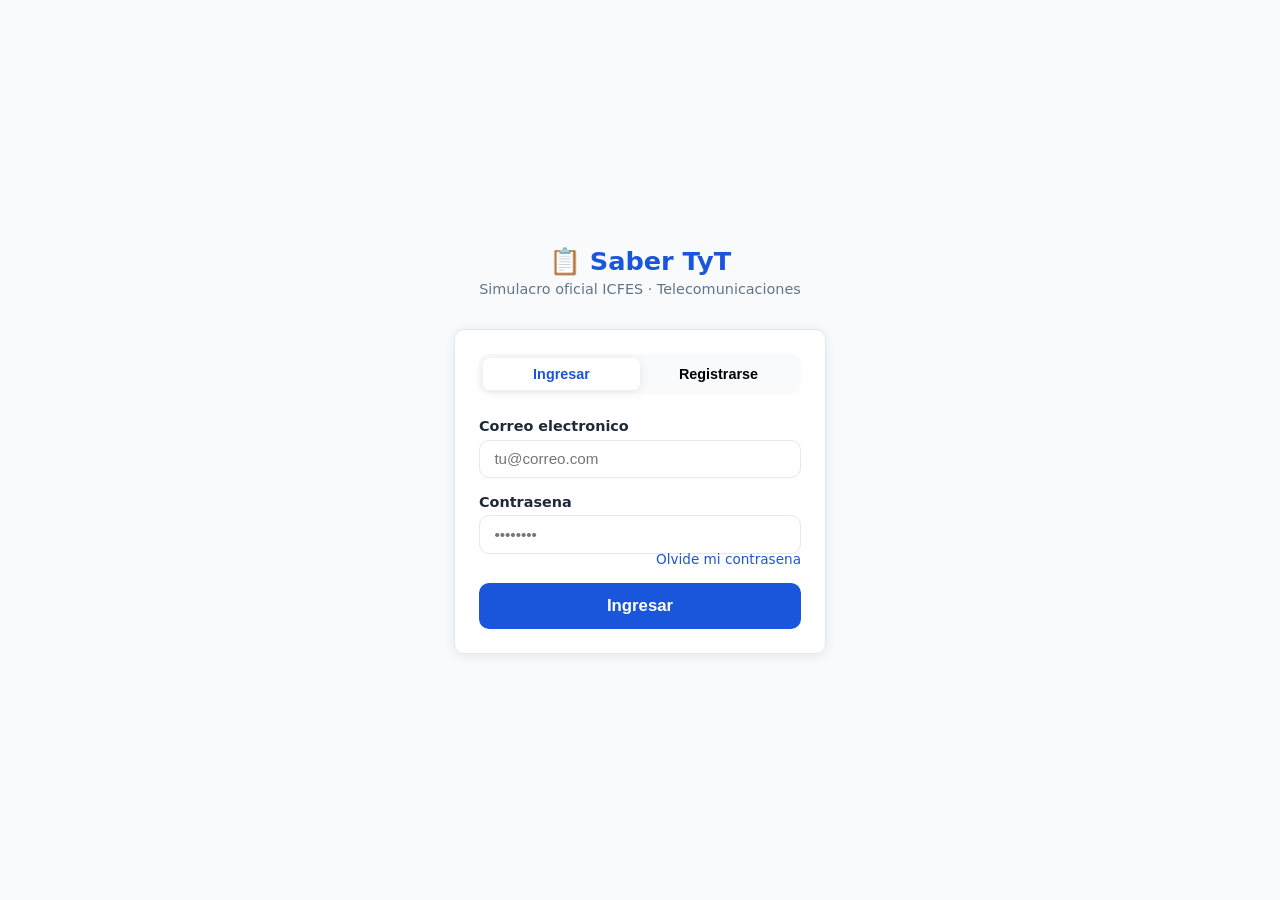
<file: index.html>
<!DOCTYPE html>
<html lang="es">
<head>
  <meta charset="UTF-8">
  <meta name="viewport" content="width=device-width, initial-scale=1.0">
  <title>Simulacro Saber TyT — ICFES</title>
  <link rel="stylesheet" href="css/main.css">
  <style>
    body { display: flex; min-height: 100vh; align-items: center; justify-content: center; }
    .login-wrap { width: 100%; max-width: 420px; padding: 1.5rem; }
    .login-brand { text-align: center; margin-bottom: 2rem; }
    .login-brand h1 { font-size: 1.6rem; font-weight: 800; color: var(--primary); }
    .login-brand p  { color: var(--text-2); font-size: .9rem; margin-top: .3rem; }
    .tab-switch { display: flex; background: var(--bg); border-radius: var(--radius); padding: 4px; margin-bottom: 1.5rem; }
    .tab-btn { flex: 1; padding: .5rem; border: none; background: transparent; border-radius: 7px; font-weight: 600; font-size: .9rem; cursor: pointer; transition: .15s; }
    .tab-btn.active { background: var(--surface); box-shadow: var(--shadow); color: var(--primary); }
    .form-panel { display: none; }
    .form-panel.active { display: flex; flex-direction: column; gap: 1rem; }
    .divider { text-align: center; color: var(--text-2); font-size: .85rem; margin: .5rem 0; position: relative; }
    .divider::before, .divider::after { content:''; position:absolute; top:50%; width:40%; height:1px; background:var(--border); }
    .divider::before { left:0; }
    .divider::after  { right:0; }
    .recovery-link { font-size: .85rem; text-align: right; display: block; margin-top: -.5rem; }
  </style>
</head>
<body>
  <div class="login-wrap">
    <div class="login-brand">
      <h1>📋 Saber TyT</h1>
      <p>Simulacro oficial ICFES · Telecomunicaciones</p>
    </div>

    <div class="card">
      <!-- Tabs -->
      <div class="tab-switch">
        <button class="tab-btn active" id="tab-login" onclick="mostrarTab('login')">Ingresar</button>
        <button class="tab-btn" id="tab-register" onclick="mostrarTab('register')">Registrarse</button>
      </div>

      <!-- Alert global -->
      <div id="alert-box" class="alert hidden mb-2"></div>

      <!-- Panel Login -->
      <form id="form-login" class="form-panel active" onsubmit="hacerLogin(event)">
        <div class="form-group">
          <label class="form-label" for="login-email">Correo electronico</label>
          <input class="form-input" id="login-email" type="email" placeholder="tu@correo.com" required autocomplete="email">
        </div>
        <div class="form-group">
          <label class="form-label" for="login-pass">Contrasena</label>
          <input class="form-input" id="login-pass" type="password" placeholder="••••••••" required autocomplete="current-password">
          <a href="#" class="recovery-link" onclick="mostrarTab('recovery');return false;">Olvide mi contrasena</a>
        </div>
        <button type="submit" class="btn btn-primary w-full btn-lg" id="btn-login">
          <span>Ingresar</span>
        </button>
      </form>

      <!-- Panel Registro -->
      <form id="form-register" class="form-panel" onsubmit="hacerRegistro(event)">
        <div class="form-group">
          <label class="form-label" for="reg-nombre">Nombre completo</label>
          <input class="form-input" id="reg-nombre" type="text" placeholder="Nombre Apellido" required>
        </div>
        <div class="form-group">
          <label class="form-label" for="reg-email">Correo electronico</label>
          <input class="form-input" id="reg-email" type="email" placeholder="tu@correo.com" required>
        </div>
        <div class="form-group">
          <label class="form-label" for="reg-pass">Contrasena</label>
          <input class="form-input" id="reg-pass" type="password" placeholder="Minimo 6 caracteres" required minlength="6">
        </div>
        <div class="form-group">
          <label class="form-label" for="reg-pass2">Confirmar contrasena</label>
          <input class="form-input" id="reg-pass2" type="password" placeholder="Repetir contrasena" required>
        </div>
        <div class="form-group">
          <label class="form-label" for="reg-inst">Institucion <span style="font-weight:400;color:var(--text-2)">(opcional)</span></label>
          <input class="form-input" id="reg-inst" type="text" placeholder="Nombre de tu institucion">
        </div>
        <div class="form-group">
          <label class="form-label" for="reg-prog">Programa academico <span style="font-weight:400;color:var(--text-2)">(opcional)</span></label>
          <input class="form-input" id="reg-prog" type="text" placeholder="Ej: Tecnologia en Telecomunicaciones">
        </div>
        <button type="submit" class="btn btn-primary w-full btn-lg" id="btn-register">
          <span>Crear cuenta</span>
        </button>
      </form>

      <!-- Panel Recuperacion -->
      <div id="form-recovery" class="form-panel">
        <p style="font-size:.9rem;color:var(--text-2);margin-bottom:.5rem;">Ingresa tu correo y te enviaremos instrucciones para restablecer tu contrasena.</p>
        <div class="form-group">
          <label class="form-label" for="rec-email">Correo electronico</label>
          <input class="form-input" id="rec-email" type="email" placeholder="tu@correo.com" required>
        </div>
        <button class="btn btn-primary w-full" onclick="enviarRecuperacion()">Enviar instrucciones</button>
        <button class="btn btn-ghost w-full btn-sm" onclick="mostrarTab('login')">← Volver al login</button>
      </div>
    </div>

    <!-- Estado Google Sheets -->
    <div id="sheets-status" class="alert alert-warning mt-2 hidden">
      <span>⚠️</span> <span id="sheets-msg">Google Sheets no configurado. Configura tus credenciales en <a href="admin.html">Configuracion</a>.</span>
    </div>
  </div>

  <!-- Contenedor de toasts -->
  <div class="toast-container" id="toast-container"></div>

  <script src="js/config.js"></script>
  <script src="js/sheets.js"></script>
  <script src="js/auth.js"></script>
  <script>
    // APIs de Google (GIS + GAPI)
    let gapiReady = false;
    let gisReady  = false;

    function gapiLoaded()  { gapiReady = true;  checkInit(); }
    function gisLoaded()   { gisReady  = true;  checkInit(); }

    async function checkInit() {
      if (!gapiReady || !gisReady) return;
      try {
        await Sheets.inicializar();
        if (CONFIG.SPREADSHEET_ID === 'TU_SPREADSHEET_ID_AQUI') {
          document.getElementById('sheets-status').classList.remove('hidden');
        }
      } catch (e) {
        document.getElementById('sheets-status').classList.remove('hidden');
        document.getElementById('sheets-msg').textContent = 'Error al conectar con Google Sheets: ' + e.message;
      }
    }

    // Redirigir si ya hay sesion activa
    window.addEventListener('DOMContentLoaded', () => {
      const sesion = obtenerUsuarioActual();
      if (sesion) window.location.href = 'dashboard.html';
    });

    function mostrarTab(tab) {
      ['login','register','recovery'].forEach(t => {
        document.getElementById(`form-${t}`).classList.toggle('active', t === tab);
        const btn = document.getElementById(`tab-${t}`);
        if (btn) btn.classList.toggle('active', t === tab);
      });
      document.getElementById('alert-box').classList.add('hidden');
    }

    function mostrarAlerta(msg, tipo = 'error') {
      const box = document.getElementById('alert-box');
      box.className = `alert alert-${tipo} mb-2`;
      box.textContent = msg;
      box.classList.remove('hidden');
    }

    function setBtnLoading(id, cargando) {
      const btn = document.getElementById(id);
      btn.disabled = cargando;
      btn.innerHTML = cargando
        ? '<span class="spinner" style="width:20px;height:20px;border-width:3px"></span>'
        : (id === 'btn-login' ? '<span>Ingresar</span>' : '<span>Crear cuenta</span>');
    }

    async function hacerLogin(e) {
      e.preventDefault();
      const email    = document.getElementById('login-email').value.trim();
      const contrasena = document.getElementById('login-pass').value;
      setBtnLoading('btn-login', true);
      try {
        await Sheets.autenticar();
        await loginUsuario(email, contrasena);
        window.location.href = 'dashboard.html';
      } catch (err) {
        mostrarAlerta(err.message || 'Error al iniciar sesion.');
        setBtnLoading('btn-login', false);
      }
    }

    async function hacerRegistro(e) {
      e.preventDefault();
      const nombre  = document.getElementById('reg-nombre').value.trim();
      const email   = document.getElementById('reg-email').value.trim();
      const pass    = document.getElementById('reg-pass').value;
      const pass2   = document.getElementById('reg-pass2').value;
      const inst    = document.getElementById('reg-inst').value.trim();
      const prog    = document.getElementById('reg-prog').value.trim();

      if (pass !== pass2) { mostrarAlerta('Las contrasenas no coinciden.'); return; }
      if (pass.length < 6) { mostrarAlerta('La contrasena debe tener al menos 6 caracteres.'); return; }

      setBtnLoading('btn-register', true);
      try {
        await Sheets.autenticar();
        await registrarUsuario(nombre, email, pass, inst, prog);
        window.location.href = 'dashboard.html';
      } catch (err) {
        mostrarAlerta(err.message || 'Error al crear la cuenta.');
        setBtnLoading('btn-register', false);
      }
    }

    async function enviarRecuperacion() {
      const email = document.getElementById('rec-email').value.trim();
      if (!email) { mostrarAlerta('Ingresa tu correo electronico.'); return; }
      // Con EmailJS o similar; por ahora mostramos mensaje informativo
      mostrarAlerta('Si el correo existe en el sistema, recibiras instrucciones en los proximos minutos.', 'success');
    }

    function toast(msg, tipo = '') {
      const c = document.getElementById('toast-container');
      const t = document.createElement('div');
      t.className = `toast ${tipo}`;
      t.textContent = msg;
      c.appendChild(t);
      setTimeout(() => t.remove(), 3500);
    }
  </script>

  <!-- Google APIs -->
  <script async defer src="https://apis.google.com/js/api.js" onload="gapiLoaded()"></script>
  <script async defer src="https://accounts.google.com/gsi/client" onload="gisLoaded()"></script>
</body>
</html>
</file>
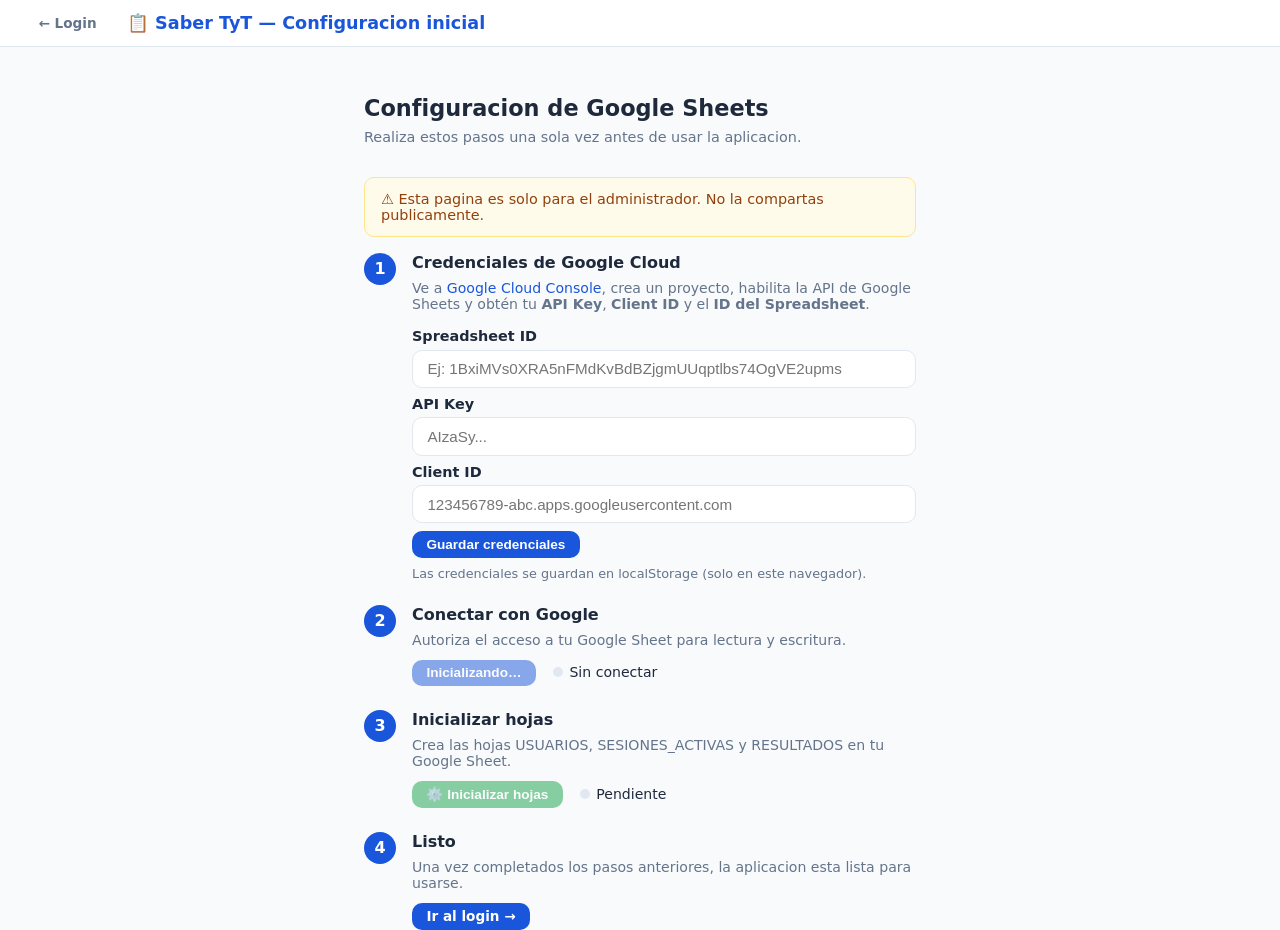
<file: admin.html>
<!DOCTYPE html>
<html lang="es">
<head>
  <meta charset="UTF-8">
  <meta name="viewport" content="width=device-width, initial-scale=1.0">
  <title>Configuracion — Saber TyT</title>
  <link rel="stylesheet" href="css/main.css">
  <style>
    .admin-layout { max-width: 600px; margin: 3rem auto; padding: 0 1.5rem; }
    .step { display: flex; align-items: flex-start; gap: 1rem; margin-bottom: 1.5rem; }
    .step-num { width: 32px; height: 32px; min-width: 32px; border-radius: 50%; background: var(--primary); color: #fff; font-weight: 800; display: flex; align-items: center; justify-content: center; }
    .status-dot { width: 10px; height: 10px; border-radius: 50%; display: inline-block; margin-right: .4rem; }
    .status-dot.ok  { background: var(--success); }
    .status-dot.err { background: var(--danger); }
    .status-dot.idle{ background: var(--border); }
  </style>
</head>
<body>
<header class="app-header">
  <a href="index.html" class="btn btn-ghost btn-sm">← Login</a>
  <span class="app-logo">📋 Saber TyT — Configuracion inicial</span>
</header>

<main class="admin-layout">
  <h1 style="font-size:1.4rem;font-weight:800;margin-bottom:.5rem">Configuracion de Google Sheets</h1>
  <p style="color:var(--text-2);font-size:.9rem;margin-bottom:2rem">Realiza estos pasos una sola vez antes de usar la aplicacion.</p>

  <div class="alert alert-warning mb-2">
    ⚠️ Esta pagina es solo para el administrador. No la compartas publicamente.
  </div>

  <!-- Paso 1 -->
  <div class="step">
    <div class="step-num">1</div>
    <div style="flex:1">
      <p style="font-weight:700;margin-bottom:.5rem">Credenciales de Google Cloud</p>
      <p style="font-size:.88rem;color:var(--text-2);margin-bottom:1rem">
        Ve a <a href="https://console.cloud.google.com" target="_blank">Google Cloud Console</a>, crea un proyecto, habilita la API de Google Sheets y obtén tu <strong>API Key</strong>, <strong>Client ID</strong> y el <strong>ID del Spreadsheet</strong>.
      </p>
      <div class="form-group mb-1">
        <label class="form-label">Spreadsheet ID</label>
        <input class="form-input" id="input-sheet-id" placeholder="Ej: 1BxiMVs0XRA5nFMdKvBdBZjgmUUqptlbs74OgVE2upms">
      </div>
      <div class="form-group mb-1">
        <label class="form-label">API Key</label>
        <input class="form-input" id="input-api-key" type="password" placeholder="AIzaSy...">
      </div>
      <div class="form-group mb-1">
        <label class="form-label">Client ID</label>
        <input class="form-input" id="input-client-id" placeholder="123456789-abc.apps.googleusercontent.com">
      </div>
      <button class="btn btn-primary btn-sm" onclick="guardarCredenciales()">Guardar credenciales</button>
      <p class="form-hint mt-1">Las credenciales se guardan en localStorage (solo en este navegador).</p>
    </div>
  </div>

  <!-- Paso 2 -->
  <div class="step">
    <div class="step-num">2</div>
    <div style="flex:1">
      <p style="font-weight:700;margin-bottom:.5rem">Conectar con Google</p>
      <p style="font-size:.88rem;color:var(--text-2);margin-bottom:.75rem">Autoriza el acceso a tu Google Sheet para lectura y escritura.</p>
      <button class="btn btn-primary btn-sm" id="btn-conectar" onclick="conectarGoogle()" disabled>Inicializando…</button>
      <span id="status-google" style="margin-left:.75rem;font-size:.88rem"><span class="status-dot idle"></span>Sin conectar</span>
    </div>
  </div>

  <!-- Paso 3 -->
  <div class="step">
    <div class="step-num">3</div>
    <div style="flex:1">
      <p style="font-weight:700;margin-bottom:.5rem">Inicializar hojas</p>
      <p style="font-size:.88rem;color:var(--text-2);margin-bottom:.75rem">Crea las hojas USUARIOS, SESIONES_ACTIVAS y RESULTADOS en tu Google Sheet.</p>
      <button class="btn btn-success btn-sm" id="btn-init" onclick="inicializarHojas()" disabled>⚙️ Inicializar hojas</button>
      <span id="status-init" style="margin-left:.75rem;font-size:.88rem"><span class="status-dot idle"></span>Pendiente</span>
    </div>
  </div>

  <!-- Paso 4 -->
  <div class="step">
    <div class="step-num">4</div>
    <div style="flex:1">
      <p style="font-weight:700;margin-bottom:.5rem">Listo</p>
      <p style="font-size:.88rem;color:var(--text-2);margin-bottom:.75rem">Una vez completados los pasos anteriores, la aplicacion esta lista para usarse.</p>
      <a href="index.html" class="btn btn-primary btn-sm">Ir al login →</a>
    </div>
  </div>

  <div id="alert-admin" class="alert hidden mt-2"></div>
</main>

<script src="js/config.js"></script>
<script src="js/sheets.js"></script>
<script>
  let gapiReady = false, gisReady = false;
  function gapiLoaded() { gapiReady = true; tryInit(); }
  function gisLoaded()  { gisReady  = true; tryInit(); }
  async function tryInit() {
    if (!gapiReady || !gisReady) return;
    setBtnConectar('Inicializando…', true);
    // Cargar credenciales guardadas en localStorage (si existen)
    const creds = JSON.parse(localStorage.getItem('admin_creds') || '{}');
    if (creds.sheetId)  { document.getElementById('input-sheet-id').value  = creds.sheetId;  CONFIG.SPREADSHEET_ID = creds.sheetId; }
    if (creds.apiKey)   { document.getElementById('input-api-key').value   = creds.apiKey;   CONFIG.API_KEY        = creds.apiKey; }
    if (creds.clientId) { document.getElementById('input-client-id').value = creds.clientId; CONFIG.CLIENT_ID      = creds.clientId; }
    try {
      await Sheets.inicializar();
      setBtnConectar('🔗 Conectar con Google', false);
      mostrarAlerta('GAPI listo. Haz clic en "Conectar con Google".', 'success');
    } catch(e) {
      setBtnConectar('Error al inicializar', true);
      mostrarAlerta('Error al inicializar GAPI: ' + e.message, 'error');
    }
  }

  function setBtnConectar(texto, disabled) {
    const btn = document.getElementById('btn-conectar');
    btn.textContent = texto;
    btn.disabled = disabled;
  }

  function guardarCredenciales() {
    const sheetId  = document.getElementById('input-sheet-id').value.trim();
    const apiKey   = document.getElementById('input-api-key').value.trim();
    const clientId = document.getElementById('input-client-id').value.trim();
    if (!sheetId || !apiKey || !clientId) { mostrarAlerta('Completa todos los campos.', 'error'); return; }
    CONFIG.SPREADSHEET_ID = sheetId;
    CONFIG.API_KEY        = apiKey;
    CONFIG.CLIENT_ID      = clientId;
    localStorage.setItem('admin_creds', JSON.stringify({ sheetId, apiKey, clientId }));
    mostrarAlerta('Credenciales guardadas. Ahora conecta con Google.', 'success');
  }

  async function conectarGoogle() {
    try {
      await Sheets.autenticar();
      document.getElementById('status-google').innerHTML = '<span class="status-dot ok"></span>Conectado';
      document.getElementById('btn-init').disabled = false;
      mostrarAlerta('Conexion exitosa con Google.', 'success');
    } catch(e) {
      document.getElementById('status-google').innerHTML = '<span class="status-dot err"></span>Error';
      mostrarAlerta('Error al conectar: ' + e.message, 'error');
    }
  }

  async function inicializarHojas() {
    document.getElementById('btn-init').disabled = true;
    try {
      await Sheets.inicializarHojas();
      document.getElementById('status-init').innerHTML = '<span class="status-dot ok"></span>Listo';
      mostrarAlerta('Hojas inicializadas correctamente. La app esta lista.', 'success');
    } catch(e) {
      document.getElementById('status-init').innerHTML = '<span class="status-dot err"></span>Error';
      mostrarAlerta('Error al inicializar: ' + e.message, 'error');
      document.getElementById('btn-init').disabled = false;
    }
  }

  function mostrarAlerta(msg, tipo) {
    const el = document.getElementById('alert-admin');
    el.className = `alert alert-${tipo}`;
    el.textContent = msg;
    el.classList.remove('hidden');
  }
</script>
<script async defer src="https://apis.google.com/js/api.js" onload="gapiLoaded()"></script>
<script async defer src="https://accounts.google.com/gsi/client" onload="gisLoaded()"></script>
</body>
</html>
</file>
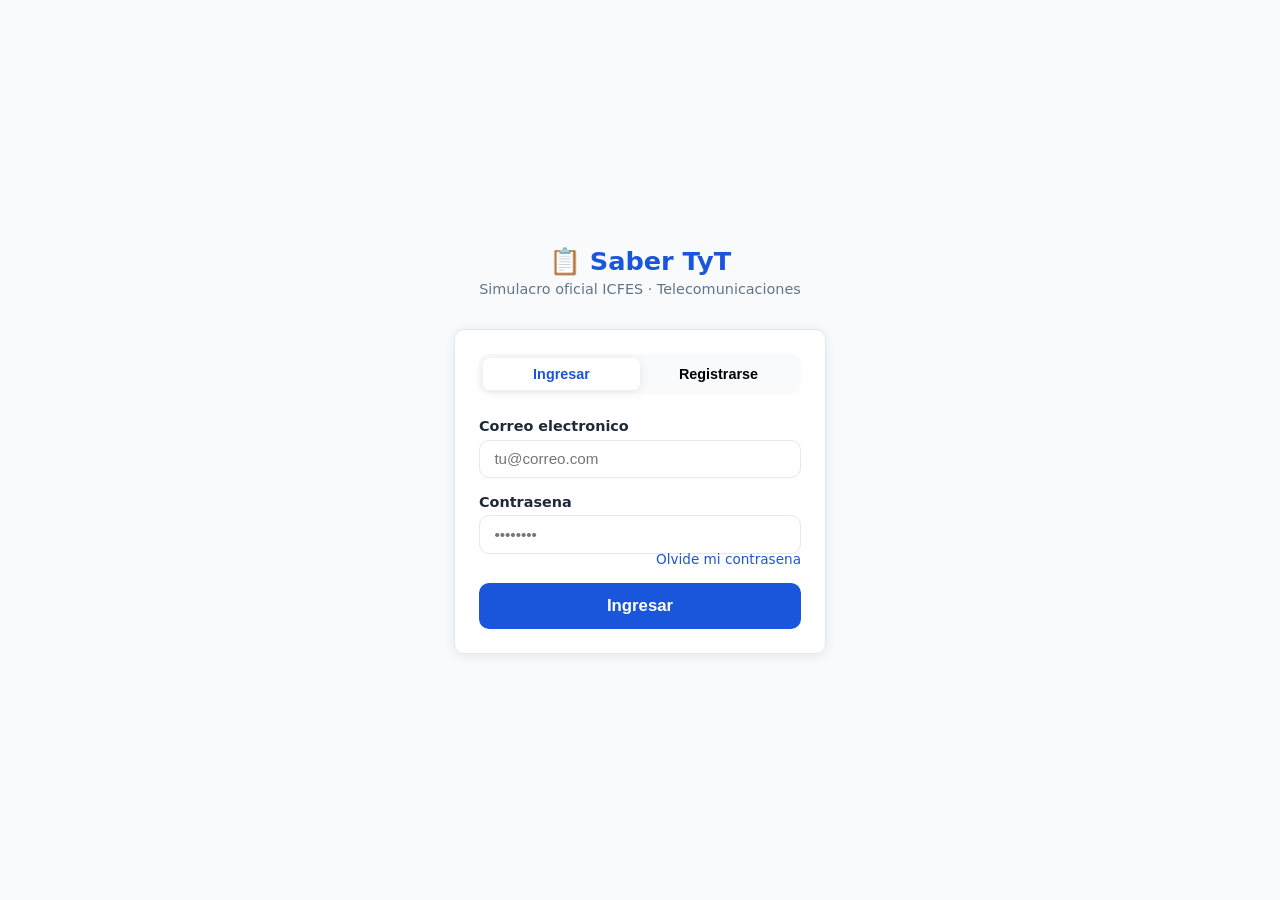
<file: configurar.html>
<!DOCTYPE html>
<html lang="es">
<head>
  <meta charset="UTF-8">
  <meta name="viewport" content="width=device-width, initial-scale=1.0">
  <title>Configurar simulacro — Saber TyT</title>
  <link rel="stylesheet" href="css/main.css">
  <style>
    .config-layout { max-width: 700px; margin: 0 auto; padding: 2rem 1.5rem; }
    .config-title { font-size: 1.5rem; font-weight: 800; margin-bottom: .25rem; }
    .config-sub   { color: var(--text-2); font-size: .9rem; margin-bottom: 2rem; }

    .main-param { background: var(--surface); border: 2px solid var(--primary); border-radius: var(--radius); padding: 1.5rem 2rem; margin-bottom: 1.5rem; }
    .main-param h2 { font-size: 1rem; font-weight: 700; margin-bottom: 1rem; }

    .qty-control { display: flex; align-items: center; gap: 1rem; }
    .qty-control input[type=number] {
      width: 100px; padding: .65rem; font-size: 1.5rem; font-weight: 800;
      text-align: center; border: 2px solid var(--border); border-radius: var(--radius);
    }
    .qty-btn {
      width: 44px; height: 44px; border: 2px solid var(--border); border-radius: 50%;
      background: var(--surface); font-size: 1.4rem; font-weight: 700; cursor: pointer;
      display: flex; align-items: center; justify-content: center; transition: .15s;
    }
    .qty-btn:hover { border-color: var(--primary); color: var(--primary); }

    .time-display {
      background: var(--bg); border-radius: var(--radius); padding: 1rem 1.5rem;
      margin-top: 1rem; display: flex; align-items: center; justify-content: space-between;
      flex-wrap: wrap; gap: .5rem;
    }
    .time-display .time-val { font-size: 1.8rem; font-weight: 800; font-family: monospace; color: var(--primary); }
    .time-display .time-lbl { font-size: .85rem; color: var(--text-2); }

    .advanced-toggle {
      display: flex; align-items: center; gap: .5rem; cursor: pointer;
      color: var(--primary); font-weight: 600; font-size: .9rem;
      border: none; background: none; padding: 0; margin-bottom: 1rem;
    }
    .advanced-toggle .chevron { transition: transform .2s; }
    .advanced-toggle.open .chevron { transform: rotate(180deg); }

    .advanced-panel { display: none; }
    .advanced-panel.open { display: block; }

    .checkbox-list { display: flex; flex-direction: column; gap: .5rem; }
    .checkbox-item {
      display: flex; align-items: center; gap: .75rem; padding: .65rem .9rem;
      border: 1.5px solid var(--border); border-radius: var(--radius); cursor: pointer;
      transition: .15s;
    }
    .checkbox-item:hover { border-color: var(--primary); }
    .checkbox-item input[type=checkbox] { width: 18px; height: 18px; accent-color: var(--primary); cursor: pointer; }
    .checkbox-item label { cursor: pointer; flex: 1; font-size: .95rem; }
    .checkbox-item .mod-count { font-size: .8rem; color: var(--text-2); }

    .rules-accordion { margin-top: 1.5rem; }
    .rules-item { border: 1px solid var(--border); border-radius: var(--radius); overflow: hidden; margin-bottom: .5rem; }
    .rules-header {
      display: flex; align-items: center; justify-content: space-between;
      padding: .75rem 1rem; background: var(--bg); cursor: pointer; font-weight: 600; font-size: .93rem;
    }
    .rules-header:hover { background: #eff6ff; }
    .rules-body { display: none; padding: .75rem 1rem; background: var(--surface); }
    .rules-body.open { display: block; }
    .rules-body ul { list-style: none; display: flex; flex-direction: column; gap: .4rem; }
    .rules-body li { display: flex; gap: .5rem; font-size: .9rem; }
    .rules-body li::before { content: '•'; color: var(--primary); flex-shrink: 0; }

    .radio-group { display: flex; flex-direction: column; gap: .5rem; }
    .radio-item { display: flex; align-items: center; gap: .75rem; font-size: .95rem; }
    .radio-item input { width: 18px; height: 18px; accent-color: var(--primary); cursor: pointer; }
  </style>
</head>
<body>

<header class="app-header">
  <a href="dashboard.html" class="btn btn-ghost btn-sm">← Dashboard</a>
  <span class="app-logo">📋 Saber TyT</span>
  <div class="app-header-spacer"></div>
  <span id="header-user" style="font-size:.9rem;color:var(--text-2)"></span>
</header>

<main class="config-layout">
  <h1 class="config-title" id="config-title">Configurar simulacro</h1>
  <p class="config-sub" id="config-sub">Ajusta los parametros antes de comenzar. El simulacro oficial tiene 50 preguntas por modulo.</p>

  <!-- Modo practica banner -->
  <div id="modo-practica-banner" class="alert alert-info mb-2 hidden">
    ✏️ <strong>Modo practica:</strong> Sin temporizador. Se muestra la respuesta correcta inmediatamente. No se guarda como simulacro oficial.
  </div>

  <!-- Parametro principal: preguntas por modulo -->
  <div class="main-param">
    <h2>Preguntas por modulo</h2>
    <div class="qty-control">
      <button class="qty-btn" onclick="cambiarCantidad(-5)">−</button>
      <input type="number" id="qty-preguntas" value="50" min="5" max="200" onchange="actualizarTiempo()">
      <button class="qty-btn" onclick="cambiarCantidad(+5)">+</button>
      <div style="font-size:.85rem;color:var(--text-2);line-height:1.4">
        <div id="total-preguntas-info"><strong>300 preguntas</strong> en total</div>
        <div>(6 modulos × 50)</div>
      </div>
    </div>

    <div class="time-display">
      <div>
        <div class="time-lbl">Tiempo estimado</div>
        <div class="time-val" id="tiempo-display">04:40:00</div>
      </div>
      <div style="font-size:.85rem;color:var(--text-2);text-align:right">
        <div>Genericos: <span id="t-genericos">280 min</span></div>
        <div>Especifico: <span id="t-especifico">90 min</span></div>
      </div>
    </div>
  </div>

  <!-- Configuracion avanzada -->
  <button class="advanced-toggle" id="advanced-toggle" onclick="toggleAvanzado()">
    <span class="chevron">▼</span> Configuracion avanzada
  </button>

  <div class="advanced-panel" id="advanced-panel">
    <div class="card mb-2">
      <div class="card-title">Modulos a incluir</div>
      <div class="checkbox-list" id="modulos-list"></div>
    </div>

    <div class="card mb-2">
      <div class="card-title">Modo de revision</div>
      <div class="radio-group">
        <label class="radio-item">
          <input type="radio" name="revision" value="final" checked> Al final de todo el simulacro (como el ICFES real)
        </label>
        <label class="radio-item">
          <input type="radio" name="revision" value="modulo"> Al terminar cada modulo
        </label>
      </div>
    </div>

    <div class="card mb-2">
      <div class="card-title">Mostrar respuesta correcta al avanzar</div>
      <div class="radio-group">
        <label class="radio-item">
          <input type="radio" name="mostrar-resp" value="no" checked> No (simula el ICFES real)
        </label>
        <label class="radio-item">
          <input type="radio" name="mostrar-resp" value="si"> Si (util para estudiar)
        </label>
      </div>
    </div>
  </div>

  <!-- Reglas por modulo (accordion) -->
  <div class="rules-accordion">
    <p style="font-weight:700;margin-bottom:.75rem">Reglas oficiales ICFES por modulo:</p>
    <div id="rules-list"></div>
  </div>

  <!-- Boton iniciar -->
  <div style="margin-top:2rem;display:flex;gap:1rem;flex-wrap:wrap">
    <button class="btn btn-primary btn-lg" onclick="iniciarSimulacro()" id="btn-iniciar">
      ▶ Comenzar simulacro
    </button>
    <a href="dashboard.html" class="btn btn-outline btn-lg">Cancelar</a>
  </div>
</main>

<div class="toast-container" id="toast-container"></div>

<script src="js/config.js"></script>
<script src="js/sheets.js"></script>
<script src="js/auth.js"></script>
<script src="js/banco.js"></script>
<script>
  const params = new URLSearchParams(window.location.search);
  const esPractica = params.get('modo') === 'practica';

  window.addEventListener('DOMContentLoaded', () => {
    if (!verificarSesion()) return;
    const u = obtenerUsuarioActual();
    document.getElementById('header-user').textContent = u.nombre;

    if (esPractica) {
      document.getElementById('config-title').textContent = 'Modo Practica';
      document.getElementById('config-sub').textContent = 'Practica sin temporizador. Puedes ver la respuesta correcta inmediatamente.';
      document.getElementById('modo-practica-banner').classList.remove('hidden');
      document.getElementById('btn-iniciar').textContent = '✏️ Comenzar practica';
    }

    renderModulosCheckboxes();
    renderReglas();
    actualizarTiempo();
  });

  function renderModulosCheckboxes() {
    const lista = document.getElementById('modulos-list');
    lista.innerHTML = MODULOS.map(m => `
      <div class="checkbox-item">
        <input type="checkbox" id="mod-${m.id}" value="${m.key}" checked onchange="actualizarTiempo()">
        <label for="mod-${m.id}">${m.nombre}</label>
        <span class="mod-count">${m.max} pregs. disponibles</span>
      </div>
    `).join('');
  }

  function renderReglas() {
    const cont = document.getElementById('rules-list');
    cont.innerHTML = MODULOS.map((m, i) => {
      const reglas = REGLAS_MODULOS[m.key] || [];
      return `
        <div class="rules-item">
          <div class="rules-header" onclick="toggleRegla(this)">
            <span>${m.nombre}</span><span>▼</span>
          </div>
          <div class="rules-body ${i === 0 ? 'open' : ''}">
            <ul>${reglas.map(r => `<li>${r}</li>`).join('')}</ul>
          </div>
        </div>`;
    }).join('');
  }

  function toggleRegla(header) {
    const body = header.nextElementSibling;
    body.classList.toggle('open');
  }

  function toggleAvanzado() {
    const toggle = document.getElementById('advanced-toggle');
    const panel  = document.getElementById('advanced-panel');
    toggle.classList.toggle('open');
    panel.classList.toggle('open');
  }

  function cambiarCantidad(delta) {
    const input = document.getElementById('qty-preguntas');
    const nuevo = Math.max(5, Math.min(200, parseInt(input.value) + delta));
    input.value = nuevo;
    actualizarTiempo();
  }

  function getModulosSeleccionados() {
    return MODULOS
      .map(m => document.getElementById(`mod-${m.id}`))
      .filter(cb => cb && cb.checked)
      .map(cb => cb.value);
  }

  function actualizarTiempo() {
    const ppm     = parseInt(document.getElementById('qty-preguntas').value) || 50;
    const modulos = getModulosSeleccionados();

    // Cap por modulo
    const cappedPpm = MODULOS.reduce((acc, m) => {
      if (modulos.includes(m.key)) acc[m.key] = Math.min(ppm, m.max);
      return acc;
    }, {});

    const esEsp = key => key === 'Telecomunicaciones Especifico';
    const genericos  = modulos.filter(m => !esEsp(m));
    const especifico = modulos.find(esEsp);

    const totalGen = genericos.reduce((s, m) => s + (cappedPpm[m] || 0), 0);
    const minGen   = (totalGen / 300) * 280;
    const pregEsp  = especifico ? (cappedPpm[especifico] || 0) : 0;
    const minEsp   = especifico ? (pregEsp / 50) * 90 : 0;

    const totalMin = minGen + minEsp;
    const totalSeg = Math.round(totalMin * 60);
    const h = Math.floor(totalSeg / 3600);
    const m = Math.floor((totalSeg % 3600) / 60);
    const s = totalSeg % 60;

    document.getElementById('tiempo-display').textContent =
      `${String(h).padStart(2,'0')}:${String(m).padStart(2,'0')}:${String(s).padStart(2,'0')}`;
    document.getElementById('t-genericos').textContent  = Math.round(minGen)  + ' min';
    document.getElementById('t-especifico').textContent = Math.round(minEsp)  + ' min';

    const totalPregs = modulos.reduce((s, mk) => s + (cappedPpm[mk] || 0), 0);
    document.getElementById('total-preguntas-info').innerHTML =
      `<strong>${totalPregs} preguntas</strong> en total`;
  }

  function iniciarSimulacro() {
    const ppm     = parseInt(document.getElementById('qty-preguntas').value) || 50;
    const modulos = getModulosSeleccionados();
    if (!modulos.length) { alert('Selecciona al menos un modulo.'); return; }

    const revision    = document.querySelector('input[name="revision"]:checked').value;
    const mostrarResp = document.querySelector('input[name="mostrar-resp"]:checked').value;

    const config = {
      preguntasPorModulo: ppm,
      modulos,
      modoRevision:  revision,
      mostrarRespuesta: mostrarResp === 'si',
      modoPractica:  esPractica,
    };

    localStorage.setItem('simulacro_config', JSON.stringify(config));
    window.location.href = 'simulacro.html';
  }
</script>
</body>
</html>
</file>
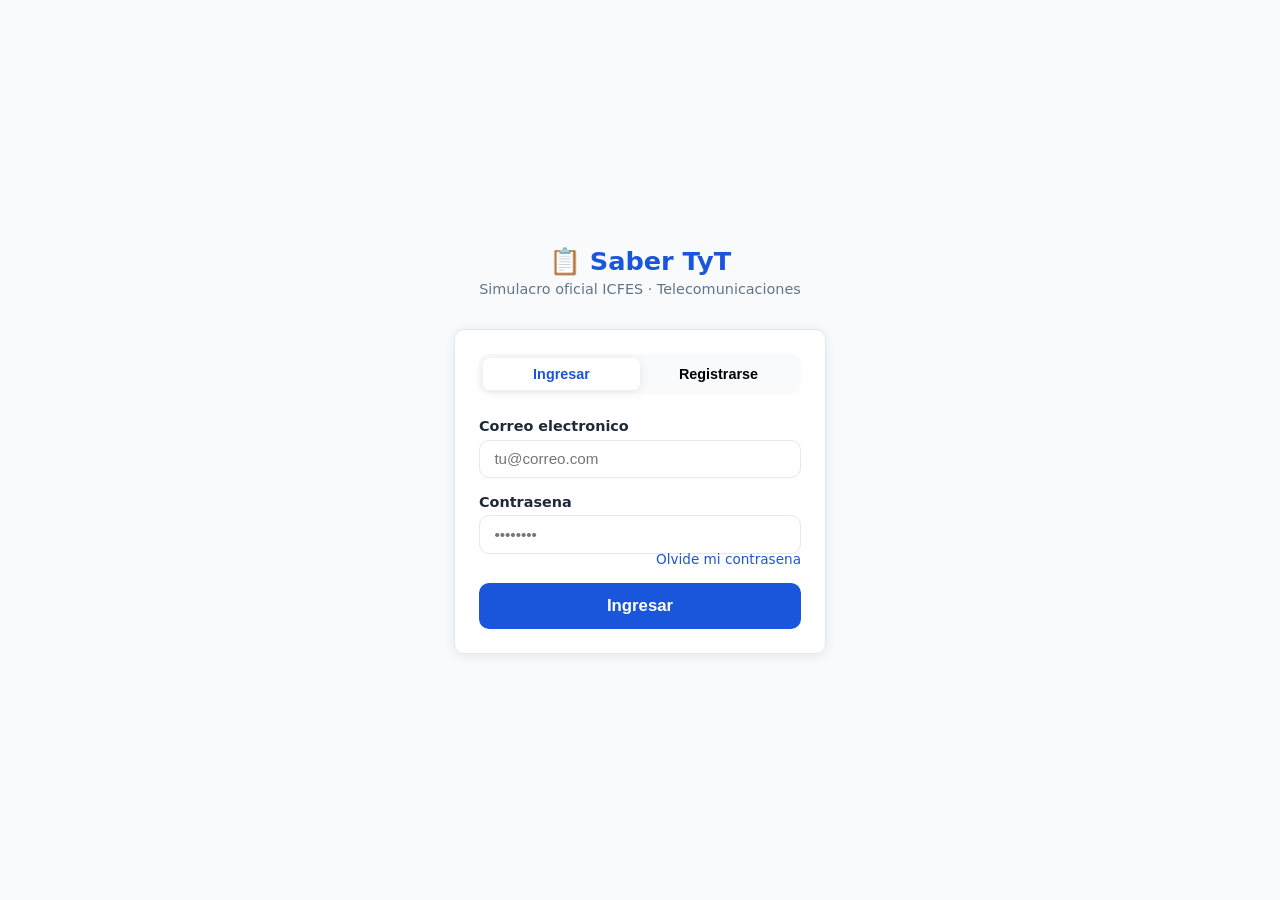
<file: simulacro.html>
<!DOCTYPE html>
<html lang="es">
<head>
  <meta charset="UTF-8">
  <meta name="viewport" content="width=device-width, initial-scale=1.0">
  <title>Simulacro — Saber TyT</title>
  <link rel="stylesheet" href="css/main.css">
  <link rel="stylesheet" href="css/simulacro.css">
</head>
<body>

<!-- Header fijo del simulacro -->
<header class="sim-header">
  <span class="app-logo" style="font-size:.95rem">📋 Saber TyT</span>
  <span id="header-modulo" style="font-size:.88rem;color:var(--text-2);flex:1;padding:0 .5rem"></span>
  <div id="timer-display" class="timer-display">00:00:00</div>
  <button class="btn btn-warning btn-sm" id="btn-pausar" onclick="accionPausar()">⏸ Pausar</button>
  <button class="btn btn-ghost btn-sm" id="btn-sidebar-toggle" onclick="toggleSidebar()">☰</button>
</header>

<!-- Layout -->
<div class="sim-layout" id="sim-layout">

  <!-- Sidebar -->
  <aside class="sim-sidebar" id="sim-sidebar">
    <div class="sidebar-section">
      <div class="sidebar-title">Modulos</div>
      <ul class="module-list" id="module-list"></ul>
    </div>
    <div class="sidebar-section">
      <div class="sidebar-title">Preguntas del modulo actual</div>
      <div class="question-map" id="question-map"></div>
    </div>
  </aside>

  <!-- Main -->
  <main class="sim-main" id="sim-main">

    <!-- Barra de progreso dual -->
    <div class="progress-double">
      <div>
        <div class="progress-label">
          <span id="prog-modulo-label">Modulo 1 de 1</span>
          <span id="prog-modulo-pct">0%</span>
        </div>
        <div class="progress-bar"><div class="progress-fill" id="prog-modulo-fill" style="width:0%"></div></div>
      </div>
      <div>
        <div class="progress-label">
          <span>Progreso total</span>
          <span id="prog-total-pct">0%</span>
        </div>
        <div class="progress-bar" style="height:5px"><div class="progress-fill" id="prog-total-fill" style="width:0%;background:var(--success)"></div></div>
      </div>
    </div>

    <!-- Encabezado del modulo -->
    <div class="sim-module-header">
      <div>
        <div class="sim-module-name" id="modulo-nombre"></div>
        <div class="sim-module-info" id="modulo-info"></div>
      </div>
    </div>

    <!-- Tarjeta de pregunta -->
    <div class="question-card" id="question-card">
      <div class="question-meta">
        <span class="question-number" id="q-number"></span>
        <span class="question-level" id="q-level"></span>
      </div>
      <div class="question-text" id="q-text"></div>
      <ul class="options-list" id="options-list"></ul>
      <!-- Explicacion (solo modo practica) -->
      <div class="explanation-box hidden" id="explanation-box">
        <strong>Explicacion:</strong> <span id="explanation-text"></span>
      </div>
    </div>

    <!-- Navegacion -->
    <div class="sim-nav">
      <div class="sim-nav-left">
        <button class="btn btn-outline btn-sm" id="btn-anterior" onclick="navegarAnterior()">← Anterior</button>
        <button class="btn btn-outline btn-sm" id="btn-siguiente" onclick="navegarSiguiente()">Siguiente →</button>
        <button class="btn btn-ghost btn-sm" id="btn-marcar" onclick="accionMarcar()" title="Marcar para revision">🚩 Marcar</button>
      </div>
      <div class="sim-nav-right">
        <button class="btn btn-danger btn-sm" onclick="confirmarTerminarModulo()">Terminar modulo</button>
      </div>
    </div>

  </main>
</div>

<!-- Pantalla de REGLAS (antes de cada modulo) -->
<div class="rules-screen" id="rules-screen">
  <div class="rules-card card">
    <h2 id="rules-modulo-nombre">Lectura Critica</h2>
    <p style="color:var(--text-2);font-size:.88rem;margin-bottom:1rem">Lee atentamente las reglas antes de comenzar:</p>
    <ul class="rules-list" id="rules-list"></ul>
    <button class="btn btn-primary w-full btn-lg" onclick="cerrarReglas()">Entendido, comenzar</button>
    <p class="rules-countdown" id="rules-countdown"></p>
  </div>
</div>

<!-- Pantalla de PAUSA -->
<div class="pause-screen hidden" id="pause-screen">
  <div class="pause-card card">
    <h2>⏸ Simulacro pausado</h2>
    <p style="color:var(--text-2);font-size:.9rem">Las preguntas estan ocultas para preservar tu privacidad.</p>
    <div class="pause-stats">
      <div class="pause-stat">
        <div class="val" id="pause-tiempo"></div>
        <div class="lbl">Tiempo restante</div>
      </div>
      <div class="pause-stat">
        <div class="val" id="pause-respondidas"></div>
        <div class="lbl">Respondidas</div>
      </div>
      <div class="pause-stat">
        <div class="val" id="pause-total"></div>
        <div class="lbl">Total preguntas</div>
      </div>
      <div class="pause-stat">
        <div class="val" id="pause-avance"></div>
        <div class="lbl">% de avance</div>
      </div>
    </div>
    <button class="btn btn-primary w-full btn-lg" onclick="accionReanudar()">▶ Continuar</button>
    <button class="btn btn-ghost w-full btn-sm mt-1" onclick="abandonarSimulacro()">Abandonar simulacro</button>
  </div>
</div>

<!-- Modal confirmar terminar modulo -->
<div class="modal-overlay hidden" id="modal-terminar">
  <div class="modal">
    <div class="modal-title">¿Terminar modulo?</div>
    <p id="modal-terminar-msg" style="font-size:.9rem;color:var(--text-2)"></p>
    <div class="modal-actions">
      <button class="btn btn-ghost" onclick="cerrarModalTerminar()">Cancelar</button>
      <button class="btn btn-danger" onclick="terminarModulo()">Terminar de todas formas</button>
    </div>
  </div>
</div>

<div class="toast-container" id="toast-container"></div>

<script src="js/config.js"></script>
<script src="js/sheets.js"></script>
<script src="js/auth.js"></script>
<script src="js/banco.js"></script>
<script src="js/timer.js"></script>
<script src="js/simulacro.js"></script>
<script>
  let configSimulacro  = null;
  let reglasCuentaAtras = null;

  let gapiReady = false, gisReady = false;
  function gapiLoaded() { gapiReady = true; tryInitSheets(); }
  function gisLoaded()  { gisReady  = true; tryInitSheets(); }
  async function tryInitSheets() {
    if (!gapiReady || !gisReady) return;
    await Sheets.inicializar();
  }

  window.addEventListener('DOMContentLoaded', async () => {
    if (!verificarSesion()) return;

    const rawConfig = localStorage.getItem('simulacro_config');
    if (!rawConfig) { window.location.href = 'configurar.html'; return; }
    configSimulacro = JSON.parse(rawConfig);

    try { await Banco.cargar(); }
    catch (e) { alert('Error al cargar el banco de preguntas: ' + e.message); return; }

    // Intentar restaurar sesion guardada en localStorage
    const snap = Simulacro.restaurarLocal();
    if (snap) {
      // Regenerar preguntas con la misma config (misma semilla no disponible, pero restauramos respuestas)
      const preguntas = Banco.seleccionarPreguntas(configSimulacro.modulos, configSimulacro.preguntasPorModulo);
      await Simulacro.iniciar(configSimulacro, preguntas);
      Simulacro.aplicarSnapshot(snap, preguntas);
      // Ir directo al modulo/pregunta guardados sin mostrar reglas del modulo 0
      iniciarTimerModulo(snap.tiempoRestanteModulo);
      renderUI();
      toast('Simulacro restaurado donde lo dejaste', 'success');
      return;
    }

    // Sesion nueva
    const preguntas = Banco.seleccionarPreguntas(configSimulacro.modulos, configSimulacro.preguntasPorModulo);
    await Simulacro.iniciar(configSimulacro, preguntas);
    mostrarReglas();
  });

  // ---- Reglas ----
  function mostrarReglas() {
    clearInterval(reglasCuentaAtras);
    const mk = Simulacro.moduloActual();
    document.getElementById('rules-modulo-nombre').textContent = mk;
    document.getElementById('rules-list').innerHTML =
      (REGLAS_MODULOS[mk] || []).map(r => `<li>${r}</li>`).join('');
    document.getElementById('rules-screen').style.display = 'flex';

    let seg = 5;
    document.getElementById('rules-countdown').textContent = `Avanza automaticamente en ${seg}s`;
    reglasCuentaAtras = setInterval(() => {
      seg--;
      if (seg <= 0) { clearInterval(reglasCuentaAtras); cerrarReglas(); }
      else document.getElementById('rules-countdown').textContent = `Avanza automaticamente en ${seg}s`;
    }, 1000);
  }

  function cerrarReglas() {
    clearInterval(reglasCuentaAtras);
    document.getElementById('rules-screen').style.display = 'none';
    iniciarTimerModulo();
    renderUI();
  }

  // ---- Timer ----
  function iniciarTimerModulo(segundosRestantes = null) {
    if (configSimulacro.modoPractica) {
      document.getElementById('timer-display').textContent = '∞ Practica';
      return;
    }
    const seg = segundosRestantes !== null
      ? segundosRestantes
      : Banco.calcularTiempoPorModulo(Simulacro.moduloActual(), configSimulacro.preguntasPorModulo);

    Simulacro.registrarInicioModulo(seg);

    Timer.iniciar(seg,
      (restantes, fmt) => {
        const el = document.getElementById('timer-display');
        el.textContent = fmt;
        el.className = 'timer-display' + (restantes <= 60 ? ' danger' : restantes <= 300 ? ' warning' : '');
        Simulacro.guardarEstadoLocal();
      },
      () => { toast('⏰ Tiempo agotado para este modulo', 'error'); terminarModulo(true); }
    );
  }

  // ---- Render UI ----
  function renderUI() {
    const est   = Simulacro.estado;
    const mods  = est.config.modulos;
    const mk    = Simulacro.moduloActual();
    const pregs = Simulacro.preguntasModulo();
    const pq    = Simulacro.preguntaActual();
    if (!pq) return;

    document.getElementById('header-modulo').textContent = `Modulo ${est.moduloIdx + 1} de ${mods.length}: ${mk}`;
    document.getElementById('modulo-nombre').textContent = mk;
    document.getElementById('modulo-info').textContent   = `Pregunta ${est.preguntaIdx + 1} de ${pregs.length}`;

    const pctMod = Math.round((est.preguntaIdx + 1) / pregs.length * 100);
    document.getElementById('prog-modulo-label').textContent = `Modulo ${est.moduloIdx + 1} de ${mods.length}`;
    document.getElementById('prog-modulo-pct').textContent   = pctMod + '%';
    document.getElementById('prog-modulo-fill').style.width  = pctMod + '%';

    const respondidas = Simulacro.preguntasRespondidas();
    const total       = Simulacro.totalPreguntas();
    const pctTot      = total ? Math.round(respondidas / total * 100) : 0;
    document.getElementById('prog-total-pct').textContent  = pctTot + '%';
    document.getElementById('prog-total-fill').style.width = pctTot + '%';

    document.getElementById('q-number').textContent = `Pregunta ${est.preguntaIdx + 1}`;
    const lvlEl = document.getElementById('q-level');
    lvlEl.textContent = ['','Basico','Intermedio','Avanzado'][pq.nivel] || '';
    lvlEl.className   = `question-level level-${pq.nivel}`;
    document.getElementById('q-text').textContent = pq.pregunta;

    const letras       = ['A','B','C','D'];
    const respGuardada = est.respuestas[pq.id];
    const mostrarResp  = est.config.mostrarRespuesta && respGuardada !== undefined;
    document.getElementById('options-list').innerHTML = pq.opciones.map((op, i) => {
      let cls = 'option-btn';
      if (mostrarResp) {
        if (i === pq.respuesta)      cls += ' correct';
        else if (i === respGuardada) cls += ' wrong';
      } else if (i === respGuardada) {
        cls += ' selected';
      }
      return `<li><button class="${cls}" onclick="seleccionarOpcion(${i})">
        <span class="option-letter">${letras[i]}</span><span>${op}</span>
      </button></li>`;
    }).join('');

    if (est.config.modoPractica && respGuardada !== undefined) {
      document.getElementById('explanation-box').classList.remove('hidden');
      document.getElementById('explanation-text').textContent = pq.explicacion || '';
    } else {
      document.getElementById('explanation-box').classList.add('hidden');
    }

    document.getElementById('btn-anterior').disabled  = est.preguntaIdx === 0;
    document.getElementById('btn-siguiente').disabled = est.preguntaIdx === pregs.length - 1;
    document.getElementById('btn-marcar').style.color = est.marcadas.has(pq.id) ? 'var(--warning)' : '';

    renderSidebar();
  }

  function renderSidebar() {
    const est  = Simulacro.estado;
    document.getElementById('module-list').innerHTML = est.config.modulos.map((mk, i) => {
      const done = i < est.moduloIdx, curr = i === est.moduloIdx;
      return `<li class="module-item ${done?'completed':curr?'active':'pending'}">
        <span class="module-icon">${done?'✅':curr?'▶':'○'}</span><span>${mk}</span></li>`;
    }).join('');

    document.getElementById('question-map').innerHTML = Simulacro.preguntasModulo().map((p, i) => {
      const resp = est.respuestas[p.id] !== undefined;
      const marc = est.marcadas.has(p.id);
      const curr = i === est.preguntaIdx;
      let cls = 'q-btn ' + (marc ? 'flagged' : resp ? 'answered' : 'unanswered');
      if (curr) cls += ' current';
      return `<button class="${cls}" onclick="irAPregunta(${i})" title="P${i+1}">${i+1}</button>`;
    }).join('');
  }

  // ---- Acciones ----
  function seleccionarOpcion(idx) {
    const pq = Simulacro.preguntaActual();
    if (!pq) return;
    Simulacro.responder(pq.id, idx);
    renderUI();
  }

  function navegarAnterior() { Simulacro.anteriorPregunta(); renderUI(); }
  function navegarSiguiente() { Simulacro.siguientePregunta(); renderUI(); }
  function irAPregunta(idx)   { Simulacro.irAPregunta(idx);   renderUI(); }

  function accionMarcar() {
    const pq = Simulacro.preguntaActual();
    if (pq) { Simulacro.toggleMarca(pq.id); renderUI(); }
  }

  function accionPausar() {
    Simulacro.pausar();
    const restantes   = Timer.obtenerRestantes();
    const respondidas = Simulacro.preguntasRespondidas();
    const total       = Simulacro.totalPreguntas();
    document.getElementById('pause-tiempo').textContent      = configSimulacro.modoPractica ? '∞' : Timer.formatear(restantes);
    document.getElementById('pause-respondidas').textContent = respondidas;
    document.getElementById('pause-total').textContent       = total;
    document.getElementById('pause-avance').textContent      = total ? Math.round(respondidas / total * 100) + '%' : '0%';
    document.getElementById('pause-screen').classList.remove('hidden');
  }

  function accionReanudar() {
    Simulacro.reanudar();
    document.getElementById('pause-screen').classList.add('hidden');
  }

  function confirmarTerminarModulo() {
    const pregs   = Simulacro.preguntasModulo();
    const est     = Simulacro.estado;
    const sinResp = pregs.filter(p => est.respuestas[p.id] === undefined).length;
    document.getElementById('modal-terminar-msg').textContent = sinResp > 0
      ? `Tienes ${sinResp} pregunta(s) sin responder. ¿Terminar de todas formas?`
      : '¿Confirmas que deseas terminar este modulo?';
    document.getElementById('modal-terminar').classList.remove('hidden');
  }

  function cerrarModalTerminar() {
    document.getElementById('modal-terminar').classList.add('hidden');
  }

  async function terminarModulo(porTiempo = false) {
    cerrarModalTerminar();
    Simulacro.acumularTiempoModulo(); // registrar tiempo usado en este modulo
    Timer.detener();
    const hayMas = Simulacro.siguienteModulo();
    if (hayMas) {
      mostrarReglas();
    } else {
      await finalizarSimulacro();
    }
  }

  async function finalizarSimulacro() {
    // Mostrar spinner mientras se guarda
    document.getElementById('sim-main').innerHTML =
      `<div style="display:flex;flex-direction:column;align-items:center;gap:1rem;padding:4rem">
        <div class="spinner"></div>
        <p>Guardando resultados…</p>
      </div>`;
    try { await Sheets.autenticar(); } catch(_) {}
    await Simulacro.finalizarYGuardar();
    window.location.href = 'resultados.html';
  }

  function abandonarSimulacro() {
    if (confirm('¿Abandonar el simulacro? Se perdera el progreso de este intento.')) {
      Timer.detener();
      localStorage.removeItem('simulacro_estado');
      localStorage.removeItem('simulacro_marcadas');
      window.location.href = 'dashboard.html';
    }
  }

  function toggleSidebar() {
    document.getElementById('sim-sidebar').classList.toggle('collapsed');
  }

  function toast(msg, tipo = '') {
    const c = document.getElementById('toast-container');
    const t = document.createElement('div');
    t.className = `toast ${tipo}`;
    t.textContent = msg;
    c.appendChild(t);
    setTimeout(() => t.remove(), 3500);
  }

  // Teclado: flechas para navegar
  document.addEventListener('keydown', e => {
    if (document.getElementById('pause-screen').classList.contains('hidden') === false) return;
    if (e.key === 'ArrowLeft')  navegarAnterior();
    if (e.key === 'ArrowRight') navegarSiguiente();
  });
</script>
<script async defer src="https://apis.google.com/js/api.js" onload="gapiLoaded()"></script>
<script async defer src="https://accounts.google.com/gsi/client" onload="gisLoaded()"></script>
</body>
</html>
</file>
<file: css/main.css>
/* =========================================================
   main.css — Estilos globales
   ========================================================= */

*, *::before, *::after { box-sizing: border-box; margin: 0; padding: 0; }

:root {
  --primary:   #1a56db;
  --primary-d: #1447c0;
  --success:   #16a34a;
  --warning:   #f59e0b;
  --danger:    #dc2626;
  --bg:        #f8fafc;
  --surface:   #ffffff;
  --border:    #e2e8f0;
  --text:      #1e293b;
  --text-2:    #64748b;
  --radius:    10px;
  --shadow:    0 2px 12px rgba(0,0,0,.08);
}

html, body { height: 100%; font-family: 'Segoe UI', system-ui, sans-serif; background: var(--bg); color: var(--text); }

a { color: var(--primary); text-decoration: none; }
a:hover { text-decoration: underline; }

/* ---- Utilitarios ---- */
.hidden    { display: none !important; }
.flex      { display: flex; }
.flex-col  { flex-direction: column; }
.gap-1     { gap: .5rem; }
.gap-2     { gap: 1rem; }
.items-center  { align-items: center; }
.justify-between { justify-content: space-between; }
.text-center { text-align: center; }
.mt-1 { margin-top: .5rem; }
.mt-2 { margin-top: 1rem; }
.mt-3 { margin-top: 1.5rem; }
.mb-1 { margin-bottom: .5rem; }
.mb-2 { margin-bottom: 1rem; }
.w-full { width: 100%; }

/* ---- Botones ---- */
.btn {
  display: inline-flex; align-items: center; justify-content: center; gap: .4rem;
  padding: .6rem 1.4rem; border: none; border-radius: var(--radius);
  font-size: .95rem; font-weight: 600; cursor: pointer; transition: .15s;
}
.btn-primary   { background: var(--primary);  color: #fff; }
.btn-primary:hover  { background: var(--primary-d); }
.btn-success   { background: var(--success);  color: #fff; }
.btn-success:hover  { filter: brightness(.9); }
.btn-warning   { background: var(--warning);  color: #fff; }
.btn-danger    { background: var(--danger);   color: #fff; }
.btn-danger:hover   { filter: brightness(.9); }
.btn-outline   { background: transparent; border: 2px solid var(--primary); color: var(--primary); }
.btn-outline:hover  { background: var(--primary); color: #fff; }
.btn-ghost     { background: transparent; color: var(--text-2); }
.btn-ghost:hover    { background: var(--border); }
.btn-sm        { padding: .35rem .9rem; font-size: .85rem; }
.btn-lg        { padding: .8rem 2rem; font-size: 1.05rem; }
.btn:disabled  { opacity: .5; cursor: not-allowed; }

/* ---- Inputs ---- */
.form-group { display: flex; flex-direction: column; gap: .35rem; }
.form-label { font-size: .9rem; font-weight: 600; color: var(--text); }
.form-input {
  padding: .6rem .9rem; border: 1.5px solid var(--border); border-radius: var(--radius);
  font-size: .95rem; transition: .15s; background: var(--surface); color: var(--text);
}
.form-input:focus { outline: none; border-color: var(--primary); box-shadow: 0 0 0 3px rgba(26,86,219,.12); }
.form-input.error { border-color: var(--danger); }
.form-hint { font-size: .8rem; color: var(--text-2); }
.form-error { font-size: .82rem; color: var(--danger); display: none; }
.form-error.visible { display: block; }

/* ---- Cards ---- */
.card {
  background: var(--surface); border: 1px solid var(--border);
  border-radius: var(--radius); padding: 1.5rem; box-shadow: var(--shadow);
}
.card-title { font-size: 1.1rem; font-weight: 700; margin-bottom: .75rem; }

/* ---- Alertas ---- */
.alert {
  padding: .8rem 1rem; border-radius: var(--radius); font-size: .9rem;
  display: flex; align-items: center; gap: .5rem;
}
.alert-error   { background: #fef2f2; color: var(--danger);  border: 1px solid #fecaca; }
.alert-success { background: #f0fdf4; color: var(--success); border: 1px solid #bbf7d0; }
.alert-warning { background: #fffbeb; color: #92400e;        border: 1px solid #fde68a; }
.alert-info    { background: #eff6ff; color: var(--primary); border: 1px solid #bfdbfe; }

/* ---- Barra de progreso ---- */
.progress-bar { background: var(--border); border-radius: 999px; height: 8px; overflow: hidden; }
.progress-fill { height: 100%; border-radius: 999px; background: var(--primary); transition: width .3s; }

/* ---- Modal ---- */
.modal-overlay {
  position: fixed; inset: 0; background: rgba(0,0,0,.45);
  display: flex; align-items: center; justify-content: center; z-index: 1000;
}
.modal {
  background: var(--surface); border-radius: var(--radius); padding: 2rem;
  max-width: 480px; width: 90%; box-shadow: 0 8px 32px rgba(0,0,0,.18);
}
.modal-title { font-size: 1.2rem; font-weight: 700; margin-bottom: 1rem; }
.modal-actions { display: flex; gap: .75rem; justify-content: flex-end; margin-top: 1.5rem; }

/* ---- Header global ---- */
.app-header {
  position: sticky; top: 0; z-index: 100; background: var(--surface);
  border-bottom: 1px solid var(--border); padding: .6rem 1.5rem;
  display: flex; align-items: center; gap: 1rem;
}
.app-logo { font-size: 1.1rem; font-weight: 800; color: var(--primary); white-space: nowrap; }
.app-header-spacer { flex: 1; }

/* ---- Toast ---- */
.toast-container { position: fixed; bottom: 1.5rem; right: 1.5rem; z-index: 9999; display: flex; flex-direction: column; gap: .5rem; }
.toast {
  background: var(--text); color: #fff; padding: .75rem 1.2rem;
  border-radius: var(--radius); font-size: .9rem; box-shadow: var(--shadow);
  animation: toastIn .25s ease;
}
.toast.success { background: var(--success); }
.toast.error   { background: var(--danger);  }
@keyframes toastIn { from { opacity:0; transform:translateY(8px); } to { opacity:1; transform:translateY(0); } }

/* ---- Spinner ---- */
.spinner {
  width: 36px; height: 36px; border: 4px solid var(--border);
  border-top-color: var(--primary); border-radius: 50%;
  animation: spin .7s linear infinite;
}
@keyframes spin { to { transform: rotate(360deg); } }

/* ---- Responsive ---- */
@media (max-width: 768px) {
  .app-header { padding: .5rem 1rem; }
  .card       { padding: 1rem; }
}
</file>
<file: css/simulacro.css>
/* =========================================================
   simulacro.css
   ========================================================= */

/* ---- Layout principal ---- */
.sim-layout {
  display: flex; height: calc(100vh - 60px); overflow: hidden;
}

/* ---- Sidebar ---- */
.sim-sidebar {
  width: 260px; min-width: 260px; background: var(--surface);
  border-right: 1px solid var(--border); overflow-y: auto;
  transition: width .25s; flex-shrink: 0;
}
.sim-sidebar.collapsed { width: 0; min-width: 0; overflow: hidden; }

.sidebar-section { padding: 1rem; }
.sidebar-title { font-size: .78rem; font-weight: 700; text-transform: uppercase; letter-spacing: .06em; color: var(--text-2); margin-bottom: .75rem; }

.module-list { list-style: none; display: flex; flex-direction: column; gap: .35rem; }
.module-item {
  display: flex; align-items: center; gap: .5rem; padding: .5rem .65rem;
  border-radius: 8px; font-size: .88rem; cursor: default;
}
.module-item.completed { color: var(--success); }
.module-item.active    { background: #dbeafe; color: var(--primary); font-weight: 700; }
.module-item.pending   { color: var(--text-2); }
.module-icon { font-size: 1rem; width: 1.2rem; text-align: center; }

.question-map { display: flex; flex-wrap: wrap; gap: .4rem; }
.q-btn {
  width: 32px; height: 32px; border: none; border-radius: 6px;
  font-size: .8rem; font-weight: 600; cursor: pointer; transition: .1s;
}
.q-btn.unanswered { background: var(--border);  color: var(--text-2); }
.q-btn.answered   { background: var(--primary); color: #fff; }
.q-btn.flagged    { background: var(--warning);  color: #fff; }
.q-btn.current    { outline: 2.5px solid var(--text); outline-offset: 1px; }

/* ---- Toggle sidebar ---- */
.sidebar-toggle {
  position: absolute; top: 70px; left: 252px; z-index: 200;
  width: 28px; height: 28px; background: var(--surface);
  border: 1px solid var(--border); border-radius: 0 6px 6px 0;
  cursor: pointer; display: flex; align-items: center; justify-content: center;
  font-size: .9rem; transition: left .25s;
}
.sidebar-toggle.collapsed { left: 0; }

/* ---- Contenido principal ---- */
.sim-main {
  flex: 1; overflow-y: auto; padding: 1.5rem 2rem;
  display: flex; flex-direction: column; gap: 1.25rem;
}

/* ---- Header del modulo ---- */
.sim-module-header {
  display: flex; align-items: center; justify-content: space-between;
  flex-wrap: wrap; gap: .75rem;
}
.sim-module-name { font-size: 1.1rem; font-weight: 700; }
.sim-module-info { font-size: .88rem; color: var(--text-2); }

.progress-double { display: flex; flex-direction: column; gap: .4rem; }
.progress-label  { display: flex; justify-content: space-between; font-size: .8rem; color: var(--text-2); }

/* ---- Tarjeta de pregunta ---- */
.question-card {
  background: var(--surface); border: 1px solid var(--border);
  border-radius: var(--radius); padding: 1.75rem 2rem;
  box-shadow: var(--shadow);
}
.question-meta { display: flex; align-items: center; gap: .75rem; margin-bottom: 1.25rem; }
.question-number { font-size: .85rem; font-weight: 700; color: var(--text-2); }
.question-level  { padding: .2rem .55rem; border-radius: 999px; font-size: .78rem; font-weight: 700; }
.level-1 { background: #dcfce7; color: var(--success); }
.level-2 { background: #dbeafe; color: var(--primary); }
.level-3 { background: #fef3c7; color: #92400e; }

.question-text { font-size: 1.05rem; line-height: 1.65; margin-bottom: 1.5rem; }

/* ---- Opciones ---- */
.options-list { list-style: none; display: flex; flex-direction: column; gap: .75rem; }
.option-btn {
  display: flex; align-items: flex-start; gap: .75rem;
  padding: 1rem 1.2rem; border: 2px solid var(--border); border-radius: var(--radius);
  background: var(--surface); cursor: pointer; text-align: left;
  font-size: .97rem; line-height: 1.5; transition: .15s; width: 100%;
}
.option-btn:hover { border-color: var(--primary); background: #eff6ff; }
.option-btn.selected { border-color: var(--primary); background: #dbeafe; }
.option-btn.correct  { border-color: var(--success); background: #dcfce7; }
.option-btn.wrong    { border-color: var(--danger);  background: #fee2e2; }
.option-letter {
  width: 28px; height: 28px; min-width: 28px; border-radius: 50%;
  display: flex; align-items: center; justify-content: center;
  font-weight: 700; font-size: .85rem;
  background: var(--border); color: var(--text-2);
}
.option-btn.selected .option-letter { background: var(--primary); color: #fff; }
.option-btn.correct  .option-letter { background: var(--success); color: #fff; }
.option-btn.wrong    .option-letter { background: var(--danger);  color: #fff; }
.option-btn:focus { outline: 2px solid var(--primary); outline-offset: 2px; }

/* ---- Explicacion (modo practica) ---- */
.explanation-box {
  margin-top: 1rem; padding: 1rem 1.2rem;
  background: #f0fdf4; border: 1px solid #bbf7d0; border-radius: var(--radius);
  font-size: .92rem; line-height: 1.55;
}
.explanation-box strong { color: var(--success); }

/* ---- Navegacion ---- */
.sim-nav {
  display: flex; align-items: center; gap: .75rem; flex-wrap: wrap;
}
.sim-nav-left  { flex: 1; display: flex; gap: .6rem; }
.sim-nav-right { display: flex; gap: .6rem; }

/* ---- Header fijo del simulacro ---- */
.sim-header {
  position: sticky; top: 0; z-index: 100;
  background: var(--surface); border-bottom: 1px solid var(--border);
  padding: .6rem 1.5rem;
  display: flex; align-items: center; gap: 1rem; height: 60px;
}
.timer-display {
  font-size: 1.3rem; font-weight: 800; font-family: monospace; min-width: 90px;
  padding: .3rem .7rem; border-radius: 8px; background: var(--bg);
}
.timer-display.warning { background: #fef3c7; color: #92400e; }
.timer-display.danger  { background: #fee2e2; color: var(--danger); animation: pulse 1s infinite; }
@keyframes pulse { 0%,100% { opacity:1; } 50% { opacity:.6; } }

/* ---- Pantalla de pausa ---- */
.pause-screen {
  position: fixed; inset: 0; background: rgba(248,250,252,.97);
  display: flex; align-items: center; justify-content: center; z-index: 500;
}
.pause-card { text-align: center; max-width: 400px; width: 90%; }
.pause-card h2 { font-size: 1.8rem; font-weight: 800; margin-bottom: 1.5rem; }
.pause-stats { display: grid; grid-template-columns: 1fr 1fr; gap: 1rem; margin: 1.5rem 0; }
.pause-stat { background: var(--surface); border: 1px solid var(--border); border-radius: var(--radius); padding: 1rem; }
.pause-stat .val { font-size: 1.5rem; font-weight: 800; color: var(--primary); }
.pause-stat .lbl { font-size: .82rem; color: var(--text-2); margin-top: .2rem; }

/* ---- Pantalla de reglas ---- */
.rules-screen {
  position: fixed; inset: 0; background: var(--bg);
  display: flex; align-items: center; justify-content: center; z-index: 400;
}
.rules-card { max-width: 560px; width: 90%; }
.rules-card h2 { font-size: 1.4rem; font-weight: 800; color: var(--primary); margin-bottom: 1.25rem; }
.rules-list { list-style: none; display: flex; flex-direction: column; gap: .6rem; margin-bottom: 1.5rem; }
.rules-list li { display: flex; gap: .6rem; font-size: .95rem; line-height: 1.5; }
.rules-list li::before { content: '✓'; color: var(--success); font-weight: 700; flex-shrink: 0; }
.rules-countdown { font-size: .85rem; color: var(--text-2); text-align: center; margin-top: .75rem; }

@media (max-width: 768px) {
  .sim-sidebar      { position: fixed; top: 60px; left: 0; height: calc(100vh - 60px); z-index: 300; }
  .sim-main         { padding: 1rem; }
  .question-card    { padding: 1.2rem; }
  .sim-header       { padding: .5rem 1rem; }
  .sidebar-toggle   { top: 68px; }
}
</file>
